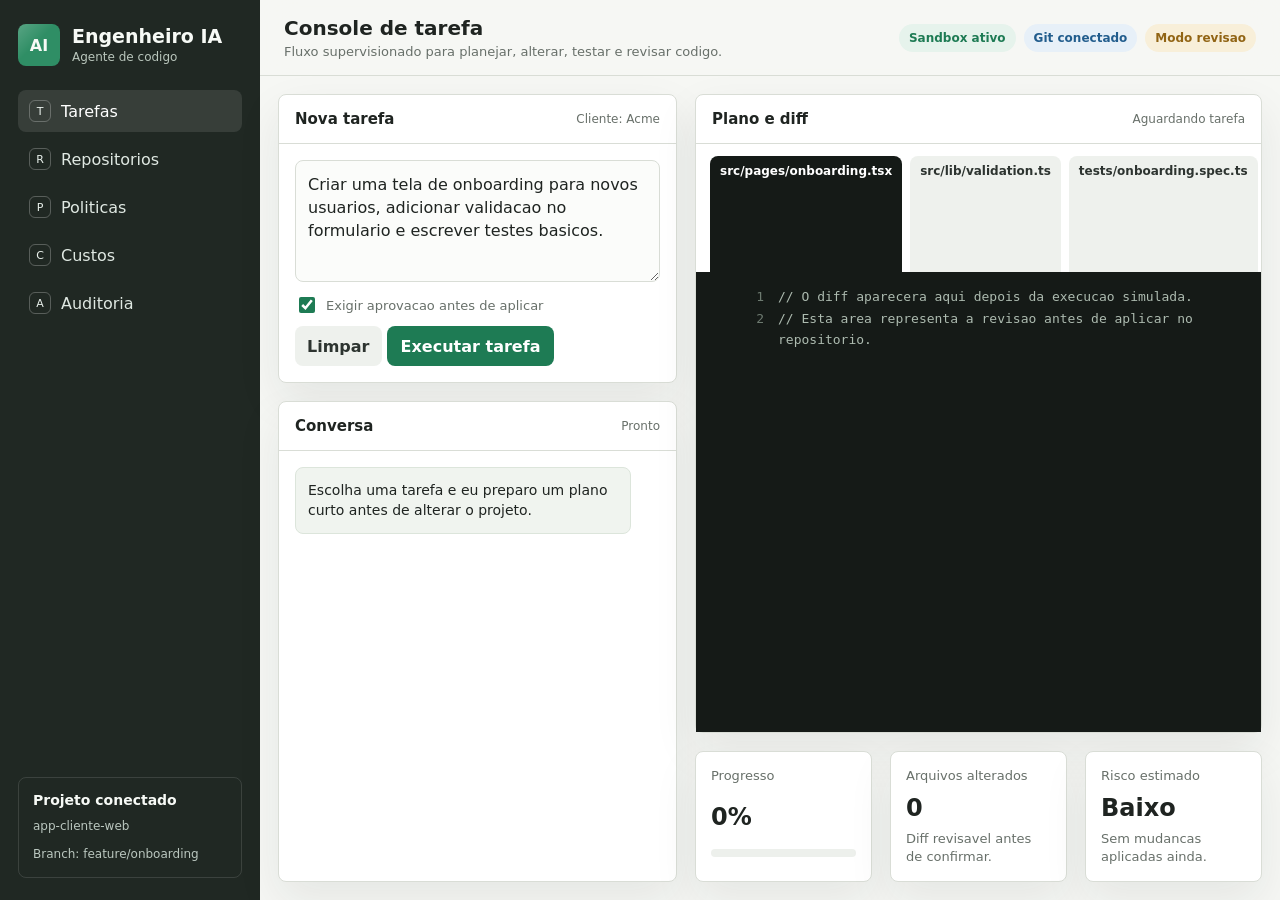
<file: outputs/prototipo-engenheiro-ia.html>
<!doctype html>
<html lang="pt-BR">
<head>
  <meta charset="utf-8">
  <meta name="viewport" content="width=device-width, initial-scale=1">
  <title>Engenheiro IA - Prototipo</title>
  <style>
    :root {
      --bg: #f6f7f4;
      --panel: #ffffff;
      --ink: #1f2421;
      --muted: #68706a;
      --line: #d9ddd6;
      --green: #1e7b54;
      --green-soft: #e6f3ec;
      --blue: #225d8d;
      --blue-soft: #e7f0f8;
      --red: #a23b3b;
      --red-soft: #f7e8e8;
      --amber: #916414;
      --amber-soft: #f8efd9;
      --charcoal: #2d3430;
      --code: #151a17;
      --shadow: 0 18px 45px rgba(31, 36, 33, 0.08);
      font-family: Inter, ui-sans-serif, system-ui, -apple-system, BlinkMacSystemFont, "Segoe UI", sans-serif;
    }

    * {
      box-sizing: border-box;
    }

    body {
      margin: 0;
      min-height: 100vh;
      background: var(--bg);
      color: var(--ink);
    }

    button,
    textarea,
    input {
      font: inherit;
    }

    button {
      border: 0;
      cursor: pointer;
    }

    .app {
      min-height: 100vh;
      display: grid;
      grid-template-columns: 260px minmax(0, 1fr);
    }

    .sidebar {
      background: #202823;
      color: #f7faf6;
      padding: 22px 18px;
      display: flex;
      flex-direction: column;
      gap: 22px;
    }

    .brand {
      display: flex;
      align-items: center;
      gap: 12px;
      min-height: 46px;
    }

    .mark {
      width: 42px;
      height: 42px;
      border-radius: 8px;
      background:
        linear-gradient(135deg, rgba(255, 255, 255, 0.2), transparent 45%),
        #2f8e65;
      display: grid;
      place-items: center;
      font-weight: 800;
      letter-spacing: 0;
    }

    .brand h1 {
      margin: 0;
      font-size: 19px;
      line-height: 1.1;
      letter-spacing: 0;
    }

    .brand span {
      display: block;
      color: #b9c6bc;
      font-size: 12px;
      margin-top: 4px;
    }

    .nav {
      display: grid;
      gap: 6px;
    }

    .nav button {
      color: #dfe8e2;
      background: transparent;
      display: flex;
      align-items: center;
      gap: 10px;
      padding: 10px 11px;
      border-radius: 8px;
      text-align: left;
    }

    .nav button.active {
      background: rgba(255, 255, 255, 0.1);
      color: #ffffff;
    }

    .glyph {
      width: 22px;
      height: 22px;
      border: 1px solid rgba(255, 255, 255, 0.25);
      border-radius: 6px;
      display: grid;
      place-items: center;
      font-size: 11px;
      color: #eaf2ed;
      flex: 0 0 auto;
    }

    .project-card {
      border: 1px solid rgba(255, 255, 255, 0.12);
      border-radius: 8px;
      padding: 14px;
      display: grid;
      gap: 10px;
      margin-top: auto;
    }

    .project-card strong {
      font-size: 14px;
    }

    .project-card p {
      margin: 0;
      color: #bac7bf;
      font-size: 12px;
      line-height: 1.45;
    }

    .main {
      display: grid;
      grid-template-rows: auto 1fr;
      min-width: 0;
    }

    .topbar {
      min-height: 74px;
      background: rgba(246, 247, 244, 0.92);
      backdrop-filter: blur(16px);
      border-bottom: 1px solid var(--line);
      display: flex;
      align-items: center;
      justify-content: space-between;
      padding: 16px 24px;
      gap: 16px;
    }

    .topbar h2 {
      margin: 0;
      font-size: 20px;
      letter-spacing: 0;
    }

    .topbar p {
      margin: 4px 0 0;
      color: var(--muted);
      font-size: 13px;
    }

    .status-strip {
      display: flex;
      gap: 8px;
      flex-wrap: wrap;
      justify-content: flex-end;
    }

    .pill {
      border-radius: 999px;
      padding: 7px 10px;
      font-size: 12px;
      font-weight: 650;
      white-space: nowrap;
    }

    .pill.green {
      background: var(--green-soft);
      color: var(--green);
    }

    .pill.blue {
      background: var(--blue-soft);
      color: var(--blue);
    }

    .pill.amber {
      background: var(--amber-soft);
      color: var(--amber);
    }

    .workspace {
      display: grid;
      grid-template-columns: minmax(330px, 0.95fr) minmax(460px, 1.35fr);
      gap: 18px;
      padding: 18px;
      min-height: 0;
    }

    .column {
      min-width: 0;
      display: grid;
      gap: 18px;
      grid-template-rows: auto minmax(0, 1fr);
    }

    .panel {
      background: var(--panel);
      border: 1px solid var(--line);
      border-radius: 8px;
      box-shadow: var(--shadow);
      min-width: 0;
    }

    .panel-head {
      padding: 15px 16px;
      border-bottom: 1px solid var(--line);
      display: flex;
      justify-content: space-between;
      align-items: center;
      gap: 10px;
    }

    .panel-head h3 {
      margin: 0;
      font-size: 15px;
      letter-spacing: 0;
    }

    .panel-head span {
      color: var(--muted);
      font-size: 12px;
    }

    .task-box {
      padding: 16px;
      display: grid;
      gap: 12px;
    }

    textarea {
      resize: vertical;
      min-height: 122px;
      max-height: 260px;
      width: 100%;
      border: 1px solid var(--line);
      border-radius: 8px;
      padding: 12px;
      color: var(--ink);
      background: #fbfcfa;
      outline: none;
      line-height: 1.45;
    }

    textarea:focus {
      border-color: #7aa88f;
      box-shadow: 0 0 0 3px rgba(47, 142, 101, 0.12);
    }

    .controls {
      display: flex;
      align-items: center;
      justify-content: space-between;
      gap: 10px;
      flex-wrap: wrap;
    }

    .primary {
      background: var(--green);
      color: #ffffff;
      min-height: 40px;
      padding: 0 14px;
      border-radius: 8px;
      display: inline-flex;
      align-items: center;
      gap: 8px;
      font-weight: 700;
    }

    .secondary {
      background: #eef1ed;
      color: var(--charcoal);
      min-height: 40px;
      padding: 0 12px;
      border-radius: 8px;
      font-weight: 650;
    }

    .selector {
      display: flex;
      align-items: center;
      gap: 8px;
      color: var(--muted);
      font-size: 13px;
    }

    .selector input {
      width: 16px;
      height: 16px;
      accent-color: var(--green);
    }

    .feed {
      min-height: 430px;
      max-height: calc(100vh - 338px);
      overflow: auto;
      padding: 16px;
      display: grid;
      align-content: start;
      gap: 12px;
    }

    .msg {
      border-radius: 8px;
      padding: 12px;
      line-height: 1.45;
      font-size: 14px;
      max-width: 92%;
    }

    .msg.agent {
      background: #f0f4ef;
      border: 1px solid #dce5db;
    }

    .msg.user {
      background: #e7f0f8;
      border: 1px solid #cfe0ef;
      justify-self: end;
    }

    .progress {
      padding: 16px;
      display: grid;
      gap: 12px;
    }

    .step {
      display: grid;
      grid-template-columns: 28px minmax(0, 1fr) auto;
      align-items: center;
      gap: 10px;
      padding: 10px;
      border: 1px solid var(--line);
      border-radius: 8px;
      background: #fbfcfa;
    }

    .step b {
      font-size: 13px;
    }

    .step small {
      display: block;
      color: var(--muted);
      margin-top: 3px;
    }

    .dot {
      width: 26px;
      height: 26px;
      border-radius: 50%;
      background: #edf0ec;
      display: grid;
      place-items: center;
      font-size: 12px;
      font-weight: 800;
      color: var(--muted);
    }

    .step.done .dot {
      background: var(--green);
      color: #ffffff;
    }

    .step.live .dot {
      background: var(--amber);
      color: #ffffff;
    }

    .tag {
      color: var(--muted);
      font-size: 12px;
      white-space: nowrap;
    }

    .right-grid {
      display: grid;
      grid-template-rows: minmax(0, 1fr) auto;
      gap: 18px;
      min-height: 0;
    }

    .diff-wrap {
      min-height: 0;
      display: grid;
      grid-template-rows: auto minmax(0, 1fr);
    }

    .file-tabs {
      display: flex;
      gap: 8px;
      overflow: auto;
      padding: 12px 14px 0;
    }

    .file-tab {
      padding: 8px 10px;
      border-radius: 8px 8px 0 0;
      background: #eef1ed;
      color: var(--charcoal);
      font-size: 12px;
      font-weight: 700;
      white-space: nowrap;
    }

    .file-tab.active {
      background: var(--code);
      color: #ffffff;
    }

    .codebox {
      background: var(--code);
      color: #d7e1d9;
      overflow: auto;
      min-height: 460px;
      max-height: calc(100vh - 240px);
      padding: 15px 0;
      font-family: "Cascadia Mono", Consolas, monospace;
      font-size: 13px;
      line-height: 1.55;
    }

    .line {
      display: grid;
      grid-template-columns: 54px minmax(0, 1fr);
      gap: 14px;
      padding: 0 14px;
      min-height: 22px;
    }

    .line span:first-child {
      color: #6d7a70;
      text-align: right;
      user-select: none;
    }

    .line.add {
      background: rgba(45, 128, 88, 0.22);
      color: #dff7e8;
    }

    .line.remove {
      background: rgba(162, 59, 59, 0.22);
      color: #f9dedf;
    }

    .line.neutral {
      color: #adbbb0;
    }

    .bottom-row {
      display: grid;
      grid-template-columns: repeat(3, minmax(0, 1fr));
      gap: 18px;
    }

    .metric {
      padding: 15px;
      display: grid;
      gap: 8px;
      min-height: 118px;
    }

    .metric strong {
      font-size: 24px;
      letter-spacing: 0;
    }

    .metric span {
      color: var(--muted);
      font-size: 13px;
      line-height: 1.4;
    }

    .meter {
      height: 8px;
      border-radius: 999px;
      background: #edf0ec;
      overflow: hidden;
    }

    .meter i {
      display: block;
      height: 100%;
      width: var(--value);
      background: var(--green);
      border-radius: inherit;
    }

    @media (max-width: 1040px) {
      .app {
        grid-template-columns: 1fr;
      }

      .sidebar {
        display: none;
      }

      .workspace {
        grid-template-columns: 1fr;
      }

      .feed,
      .codebox {
        max-height: none;
      }
    }

    @media (max-width: 660px) {
      .topbar {
        align-items: flex-start;
        flex-direction: column;
        padding: 14px;
      }

      .workspace {
        padding: 12px;
        gap: 12px;
      }

      .bottom-row {
        grid-template-columns: 1fr;
        gap: 12px;
      }

      .step {
        grid-template-columns: 28px minmax(0, 1fr);
      }

      .tag {
        grid-column: 2;
      }
    }
  </style>
</head>
<body>
  <div class="app">
    <aside class="sidebar">
      <div class="brand">
        <div class="mark">AI</div>
        <div>
          <h1>Engenheiro IA</h1>
          <span>Agente de codigo</span>
        </div>
      </div>

      <nav class="nav" aria-label="Navegacao">
        <button class="active"><span class="glyph">T</span> Tarefas</button>
        <button><span class="glyph">R</span> Repositorios</button>
        <button><span class="glyph">P</span> Politicas</button>
        <button><span class="glyph">C</span> Custos</button>
        <button><span class="glyph">A</span> Auditoria</button>
      </nav>

      <div class="project-card">
        <strong>Projeto conectado</strong>
        <p>app-cliente-web</p>
        <p>Branch: feature/onboarding</p>
      </div>
    </aside>

    <main class="main">
      <header class="topbar">
        <div>
          <h2>Console de tarefa</h2>
          <p>Fluxo supervisionado para planejar, alterar, testar e revisar codigo.</p>
        </div>
        <div class="status-strip">
          <span class="pill green">Sandbox ativo</span>
          <span class="pill blue">Git conectado</span>
          <span class="pill amber">Modo revisao</span>
        </div>
      </header>

      <section class="workspace">
        <div class="column">
          <section class="panel">
            <div class="panel-head">
              <h3>Nova tarefa</h3>
              <span>Cliente: Acme</span>
            </div>
            <div class="task-box">
              <textarea id="taskInput">Criar uma tela de onboarding para novos usuarios, adicionar validacao no formulario e escrever testes basicos.</textarea>
              <div class="controls">
                <label class="selector">
                  <input id="reviewOnly" type="checkbox" checked>
                  Exigir aprovacao antes de aplicar
                </label>
                <div>
                  <button class="secondary" id="clearBtn">Limpar</button>
                  <button class="primary" id="runBtn">Executar tarefa</button>
                </div>
              </div>
            </div>
          </section>

          <section class="panel">
            <div class="panel-head">
              <h3>Conversa</h3>
              <span id="chatState">Pronto</span>
            </div>
            <div class="feed" id="feed">
              <div class="msg agent">Escolha uma tarefa e eu preparo um plano curto antes de alterar o projeto.</div>
            </div>
          </section>
        </div>

        <div class="right-grid">
          <section class="panel diff-wrap">
            <div class="panel-head">
              <h3>Plano e diff</h3>
              <span id="diffState">Aguardando tarefa</span>
            </div>
            <div class="file-tabs">
              <div class="file-tab active">src/pages/onboarding.tsx</div>
              <div class="file-tab">src/lib/validation.ts</div>
              <div class="file-tab">tests/onboarding.spec.ts</div>
            </div>
            <div class="codebox" id="codebox" aria-label="Diff">
              <div class="line neutral"><span>1</span><span>// O diff aparecera aqui depois da execucao simulada.</span></div>
              <div class="line neutral"><span>2</span><span>// Esta area representa a revisao antes de aplicar no repositorio.</span></div>
            </div>
          </section>

          <div class="bottom-row">
            <section class="panel metric">
              <span>Progresso</span>
              <strong id="progressMetric">0%</strong>
              <div class="meter" style="--value: 0%" id="progressMeter"><i></i></div>
            </section>
            <section class="panel metric">
              <span>Arquivos alterados</span>
              <strong id="filesMetric">0</strong>
              <span>Diff revisavel antes de confirmar.</span>
            </section>
            <section class="panel metric">
              <span>Risco estimado</span>
              <strong id="riskMetric">Baixo</strong>
              <span id="riskText">Sem mudancas aplicadas ainda.</span>
            </section>
          </div>
        </div>
      </section>
    </main>
  </div>

  <script>
    const runBtn = document.querySelector("#runBtn");
    const clearBtn = document.querySelector("#clearBtn");
    const feed = document.querySelector("#feed");
    const taskInput = document.querySelector("#taskInput");
    const codebox = document.querySelector("#codebox");
    const chatState = document.querySelector("#chatState");
    const diffState = document.querySelector("#diffState");
    const progressMetric = document.querySelector("#progressMetric");
    const filesMetric = document.querySelector("#filesMetric");
    const riskMetric = document.querySelector("#riskMetric");
    const riskText = document.querySelector("#riskText");
    const progressMeter = document.querySelector("#progressMeter");

    const sleep = (ms) => new Promise((resolve) => setTimeout(resolve, ms));

    function addMessage(kind, text) {
      const node = document.createElement("div");
      node.className = `msg ${kind}`;
      node.textContent = text;
      feed.appendChild(node);
      feed.scrollTop = feed.scrollHeight;
    }

    function setProgress(value) {
      progressMetric.textContent = `${value}%`;
      progressMeter.style.setProperty("--value", `${value}%`);
    }

    function renderPlan(activeIndex) {
      const steps = [
        ["Ler contexto", "Mapear rotas, componentes e testes existentes."],
        ["Planejar mudanca", "Criar tela, validacao e cobertura minima."],
        ["Editar arquivos", "Preparar alteracoes em modo revisao."],
        ["Executar testes", "Validar formulario e fluxo de entrada."],
        ["Gerar resumo", "Entregar diff, riscos e proximas acoes."]
      ];

      codebox.innerHTML = steps.map((step, index) => {
        const status = index < activeIndex ? "done" : index === activeIndex ? "live" : "";
        const tag = index < activeIndex ? "concluido" : index === activeIndex ? "em andamento" : "pendente";
        return `
          <div class="step ${status}">
            <div class="dot">${index + 1}</div>
            <div><b>${step[0]}</b><small>${step[1]}</small></div>
            <div class="tag">${tag}</div>
          </div>
        `;
      }).join("");
    }

    function renderDiff() {
      const lines = [
        ["neutral", "18", "import { validateOnboarding } from \"../lib/validation\";"],
        ["neutral", "19", ""],
        ["add", "20", "const fields = [\"nome\", \"email\", \"empresa\"];"],
        ["add", "21", ""],
        ["add", "22", "export function OnboardingPage() {"],
        ["add", "23", "  const [errors, setErrors] = useState({});"],
        ["add", "24", "  function submit(formData) {"],
        ["add", "25", "    const result = validateOnboarding(formData);"],
        ["add", "26", "    setErrors(result.errors);"],
        ["add", "27", "    if (result.ok) startWorkspaceSetup(formData);"],
        ["add", "28", "  }"],
        ["neutral", "29", ""],
        ["remove", "30", "  return <EmptyState />;"],
        ["add", "31", "  return <OnboardingForm fields={fields} errors={errors} onSubmit={submit} />;"],
        ["neutral", "32", "}"],
        ["neutral", "33", ""],
        ["add", "34", "test(\"bloqueia envio sem email valido\", async () => {"],
        ["add", "35", "  await page.fill(\"[name=email]\", \"email-invalido\");"],
        ["add", "36", "  await expect(page.getByText(\"Email invalido\")).toBeVisible();"],
        ["add", "37", "});"]
      ];

      codebox.innerHTML = lines.map(([type, number, text]) => `
        <div class="line ${type}">
          <span>${number}</span>
          <span>${escapeHtml(text)}</span>
        </div>
      `).join("");
    }

    function escapeHtml(value) {
      return value
        .replaceAll("&", "&amp;")
        .replaceAll("<", "&lt;")
        .replaceAll(">", "&gt;");
    }

    async function runTask() {
      const text = taskInput.value.trim();
      if (!text) {
        addMessage("agent", "Descreva a tarefa para iniciar.");
        return;
      }

      runBtn.disabled = true;
      clearBtn.disabled = true;
      chatState.textContent = "Executando";
      diffState.textContent = "Planejando";
      feed.innerHTML = "";
      addMessage("user", text);
      addMessage("agent", "Vou analisar o projeto, montar um plano curto e preparar as alteracoes em modo revisao.");
      filesMetric.textContent = "0";
      riskMetric.textContent = "Baixo";
      riskText.textContent = "Aguardando analise.";

      for (let index = 0; index < 5; index += 1) {
        renderPlan(index);
        setProgress(index * 20);
        await sleep(650);
      }

      setProgress(100);
      renderDiff();
      filesMetric.textContent = "3";
      riskMetric.textContent = "Medio";
      riskText.textContent = "Mudanca de fluxo com testes basicos preparados.";
      chatState.textContent = "Revisao pronta";
      diffState.textContent = "Diff preparado";
      addMessage("agent", "Preparei o plano, 3 arquivos alterados e testes basicos. Nenhuma mudanca foi aplicada sem aprovacao.");
      runBtn.disabled = false;
      clearBtn.disabled = false;
    }

    clearBtn.addEventListener("click", () => {
      taskInput.value = "";
      feed.innerHTML = '<div class="msg agent">Escolha uma tarefa e eu preparo um plano curto antes de alterar o projeto.</div>';
      codebox.innerHTML = '<div class="line neutral"><span>1</span><span>// O diff aparecera aqui depois da execucao simulada.</span></div><div class="line neutral"><span>2</span><span>// Esta area representa a revisao antes de aplicar no repositorio.</span></div>';
      setProgress(0);
      filesMetric.textContent = "0";
      riskMetric.textContent = "Baixo";
      riskText.textContent = "Sem mudancas aplicadas ainda.";
      chatState.textContent = "Pronto";
      diffState.textContent = "Aguardando tarefa";
    });

    runBtn.addEventListener("click", runTask);
  </script>
</body>
</html>
</file>
